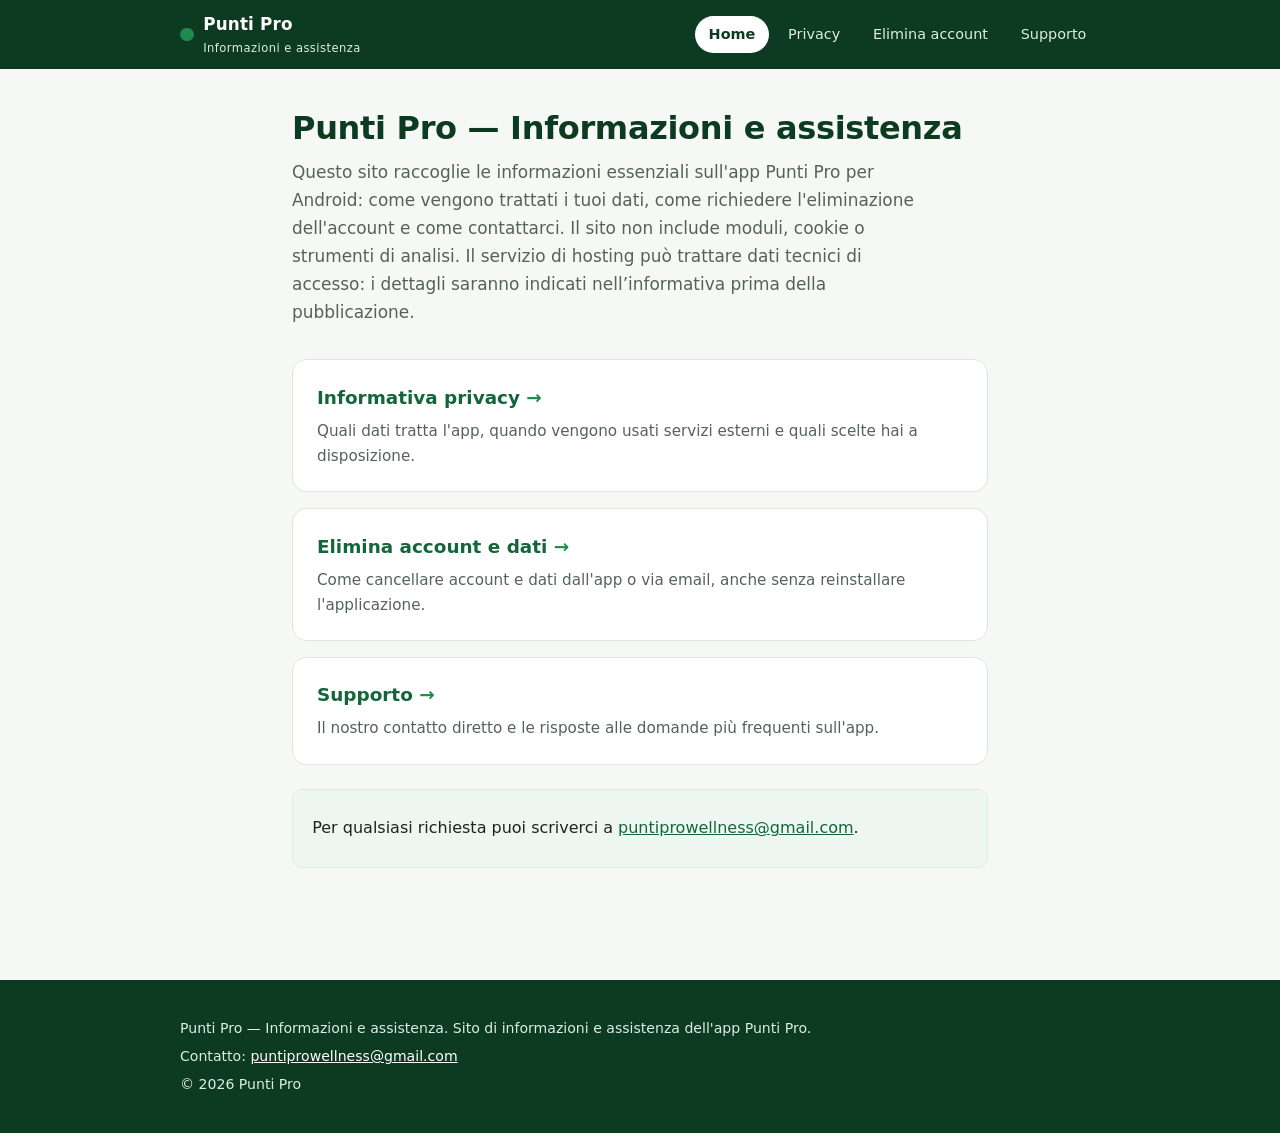
<file: index.html>
<!DOCTYPE html>
<html lang="it">
<head>
  <meta charset="UTF-8">
  <meta name="viewport" content="width=device-width, initial-scale=1.0">
  <meta name="theme-color" content="#0d3b22">
  <title>Punti Pro — Informazioni e assistenza</title>
  <meta name="description" content="Informazioni e assistenza per l'app Punti Pro: privacy, eliminazione account e supporto.">
  <link rel="stylesheet" href="assets/css/style.css">
</head>
<body>
  <header class="intestazione">
    <div class="contenitore">
      <a class="marchio" href="index.html" data-testid="marchio-home">
        <span class="marchio-pallino" aria-hidden="true"></span>
        <span>Punti Pro<span class="marchio-sub">Informazioni e assistenza</span></span>
      </a>
      <button hidden aria-label="Apri menu" class="menu-toggle" data-testid="menu-toggle" aria-expanded="false" aria-controls="menu-principale">Menu</button>
      <nav id="menu-principale" class="navigazione" aria-label="Navigazione principale">
        <a href="index.html" data-testid="nav-home" aria-current="page">Home</a>
        <a href="privacy/" data-testid="nav-privacy">Privacy</a>
        <a href="elimina-account/" data-testid="nav-elimina-account">Elimina account</a>
        <a href="supporto/" data-testid="nav-supporto">Supporto</a>
      </nav>
    </div>
  </header>

  <main class="contenuto">
    <div class="contenitore">
      <h1>Punti Pro — Informazioni e assistenza</h1>
      <p class="intro">Questo sito raccoglie le informazioni essenziali sull'app Punti Pro per Android:
        come vengono trattati i tuoi dati, come richiedere l'eliminazione dell'account e come contattarci.
        Il sito non include moduli, cookie o strumenti di analisi. Il servizio di hosting può trattare dati tecnici di accesso: i dettagli saranno indicati nell’informativa prima della pubblicazione.</p>

      <div class="schede">
        <a class="scheda" href="privacy/" data-testid="scheda-privacy">
          <h2>Informativa privacy <span class="freccia">→</span></h2>
          <p>Quali dati tratta l'app, quando vengono usati servizi esterni e quali scelte hai a disposizione.</p>
        </a>
        <a class="scheda" href="elimina-account/" data-testid="scheda-elimina-account">
          <h2>Elimina account e dati <span class="freccia">→</span></h2>
          <p>Come cancellare account e dati dall'app o via email, anche senza reinstallare l'applicazione.</p>
        </a>
        <a class="scheda" href="supporto/" data-testid="scheda-supporto">
          <h2>Supporto <span class="freccia">→</span></h2>
          <p>Il nostro contatto diretto e le risposte alle domande più frequenti sull'app.</p>
        </a>
      </div>

      <div class="nota">
        <p>Per qualsiasi richiesta puoi scriverci a
          <a href="mailto:puntiprowellness@gmail.com" data-testid="email-home">puntiprowellness@gmail.com</a>.
        </p>
      </div>
    </div>
  </main>

  <footer class="piepagina">
    <div class="contenitore">
      <p>Punti Pro — Informazioni e assistenza. Sito di informazioni e assistenza dell'app Punti Pro.</p>
      <p>Contatto: <a href="mailto:puntiprowellness@gmail.com" data-testid="email-footer">puntiprowellness@gmail.com</a></p>
      <p>© <span data-testid="anno-corrente">2026</span> Punti Pro</p>
    </div>
  </footer>

  <script src="assets/js/main.js"></script>
</body>
</html>
</file>
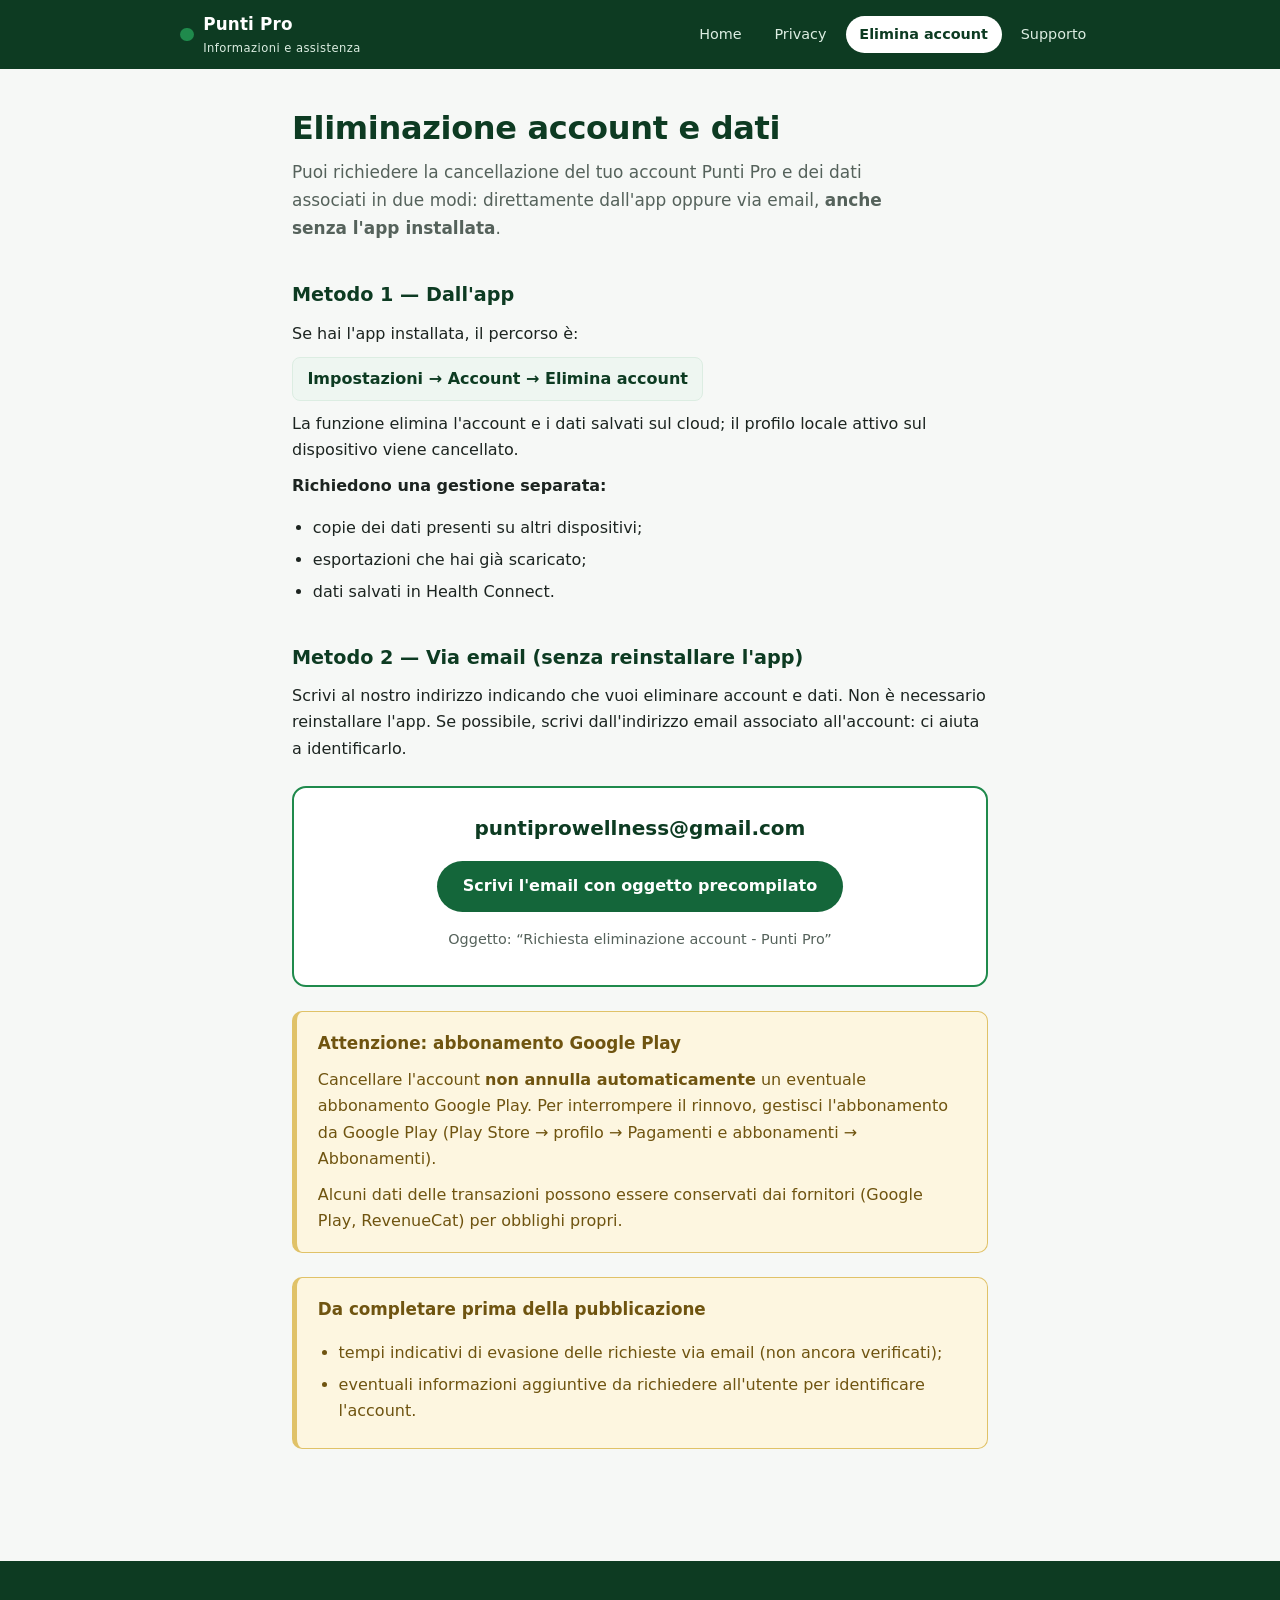
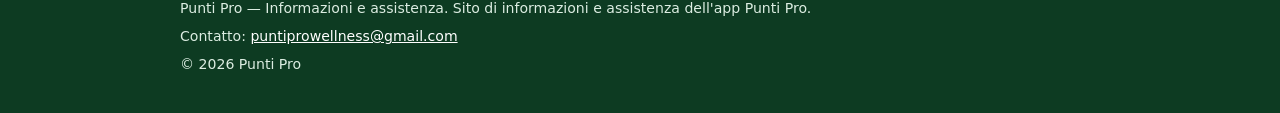
<file: elimina-account/index.html>
<!DOCTYPE html>
<html lang="it">
<head>
  <meta charset="UTF-8">
  <meta name="viewport" content="width=device-width, initial-scale=1.0">
  <meta name="theme-color" content="#0d3b22">
  <title>Elimina account e dati — Punti Pro</title>
  <meta name="description" content="Come richiedere l'eliminazione dell'account Punti Pro e dei dati associati, dall'app o via email.">
  <link rel="stylesheet" href="../assets/css/style.css">
</head>
<body>
  <header class="intestazione">
    <div class="contenitore">
      <a class="marchio" href="../index.html" data-testid="marchio-home">
        <span class="marchio-pallino" aria-hidden="true"></span>
        <span>Punti Pro<span class="marchio-sub">Informazioni e assistenza</span></span>
      </a>
      <button hidden aria-label="Apri menu" class="menu-toggle" data-testid="menu-toggle" aria-expanded="false" aria-controls="menu-principale">Menu</button>
      <nav id="menu-principale" class="navigazione" aria-label="Navigazione principale">
        <a href="../index.html" data-testid="nav-home">Home</a>
        <a href="../privacy/" data-testid="nav-privacy">Privacy</a>
        <a href="../elimina-account/" data-testid="nav-elimina-account" aria-current="page">Elimina account</a>
        <a href="../supporto/" data-testid="nav-supporto">Supporto</a>
      </nav>
    </div>
  </header>

  <main class="contenuto">
    <div class="contenitore">
      <h1>Eliminazione account e dati</h1>
      <p class="intro">Puoi richiedere la cancellazione del tuo account Punti Pro e dei dati associati in due modi:
        direttamente dall'app oppure via email, <strong>anche senza l'app installata</strong>.</p>

      <h2>Metodo 1 — Dall'app</h2>
      <p>Se hai l'app installata, il percorso è:</p>
      <p><span class="percorso" data-testid="percorso-elimina">Impostazioni → Account → Elimina account</span></p>
      <p>La funzione elimina l'account e i dati salvati sul cloud; il profilo locale attivo sul dispositivo
        viene cancellato.</p>
      <p><strong>Richiedono una gestione separata:</strong></p>
      <ul>
        <li>copie dei dati presenti su altri dispositivi;</li>
        <li>esportazioni che hai già scaricato;</li>
        <li>dati salvati in Health Connect.</li>
      </ul>

      <h2>Metodo 2 — Via email (senza reinstallare l'app)</h2>
      <p>Scrivi al nostro indirizzo indicando che vuoi eliminare account e dati. Non è necessario
        reinstallare l'app. Se possibile, scrivi dall'indirizzo email associato all'account:
        ci aiuta a identificarlo.</p>

      <div class="riquadro-email" data-testid="riquadro-email-elimina">
        <span class="indirizzo">puntiprowellness@gmail.com</span>
        <a class="pulsante" data-testid="pulsante-email-elimina"
           href="mailto:puntiprowellness@gmail.com?subject=Richiesta%20eliminazione%20account%20-%20Punti%20Pro&amp;body=Buongiorno%2C%0A%0Arichiedo%20l%27eliminazione%20del%20mio%20account%20Punti%20Pro%20e%20dei%20dati%20associati.%0A%0AEmail%20dell%27account%3A%20">Scrivi l'email con oggetto precompilato</a>
        <p style="margin-top:1rem; font-size:0.9rem; color:#55625b;">Oggetto: “Richiesta eliminazione account - Punti Pro”</p>
      </div>

      <aside class="avviso" data-testid="avviso-abbonamento">
        <h2>Attenzione: abbonamento Google Play</h2>
        <p>Cancellare l'account <strong>non annulla automaticamente</strong> un eventuale abbonamento
          Google Play. Per interrompere il rinnovo, gestisci l'abbonamento da Google Play
          (Play Store → profilo → Pagamenti e abbonamenti → Abbonamenti).</p>
        <p>Alcuni dati delle transazioni possono essere conservati dai fornitori
          (Google Play, RevenueCat) per obblighi propri.</p>
      </aside>

      <aside class="avviso" data-testid="nota-da-completare">
        <h2>Da completare prima della pubblicazione</h2>
        <ul>
          <li>tempi indicativi di evasione delle richieste via email (non ancora verificati);</li>
          <li>eventuali informazioni aggiuntive da richiedere all'utente per identificare l'account.</li>
        </ul>
      </aside>
    </div>
  </main>

  <footer class="piepagina">
    <div class="contenitore">
      <p>Punti Pro — Informazioni e assistenza. Sito di informazioni e assistenza dell'app Punti Pro.</p>
      <p>Contatto: <a href="mailto:puntiprowellness@gmail.com" data-testid="email-footer">puntiprowellness@gmail.com</a></p>
      <p>© <span data-testid="anno-corrente">2026</span> Punti Pro</p>
    </div>
  </footer>

  <script src="../assets/js/main.js"></script>
</body>
</html>
</file>
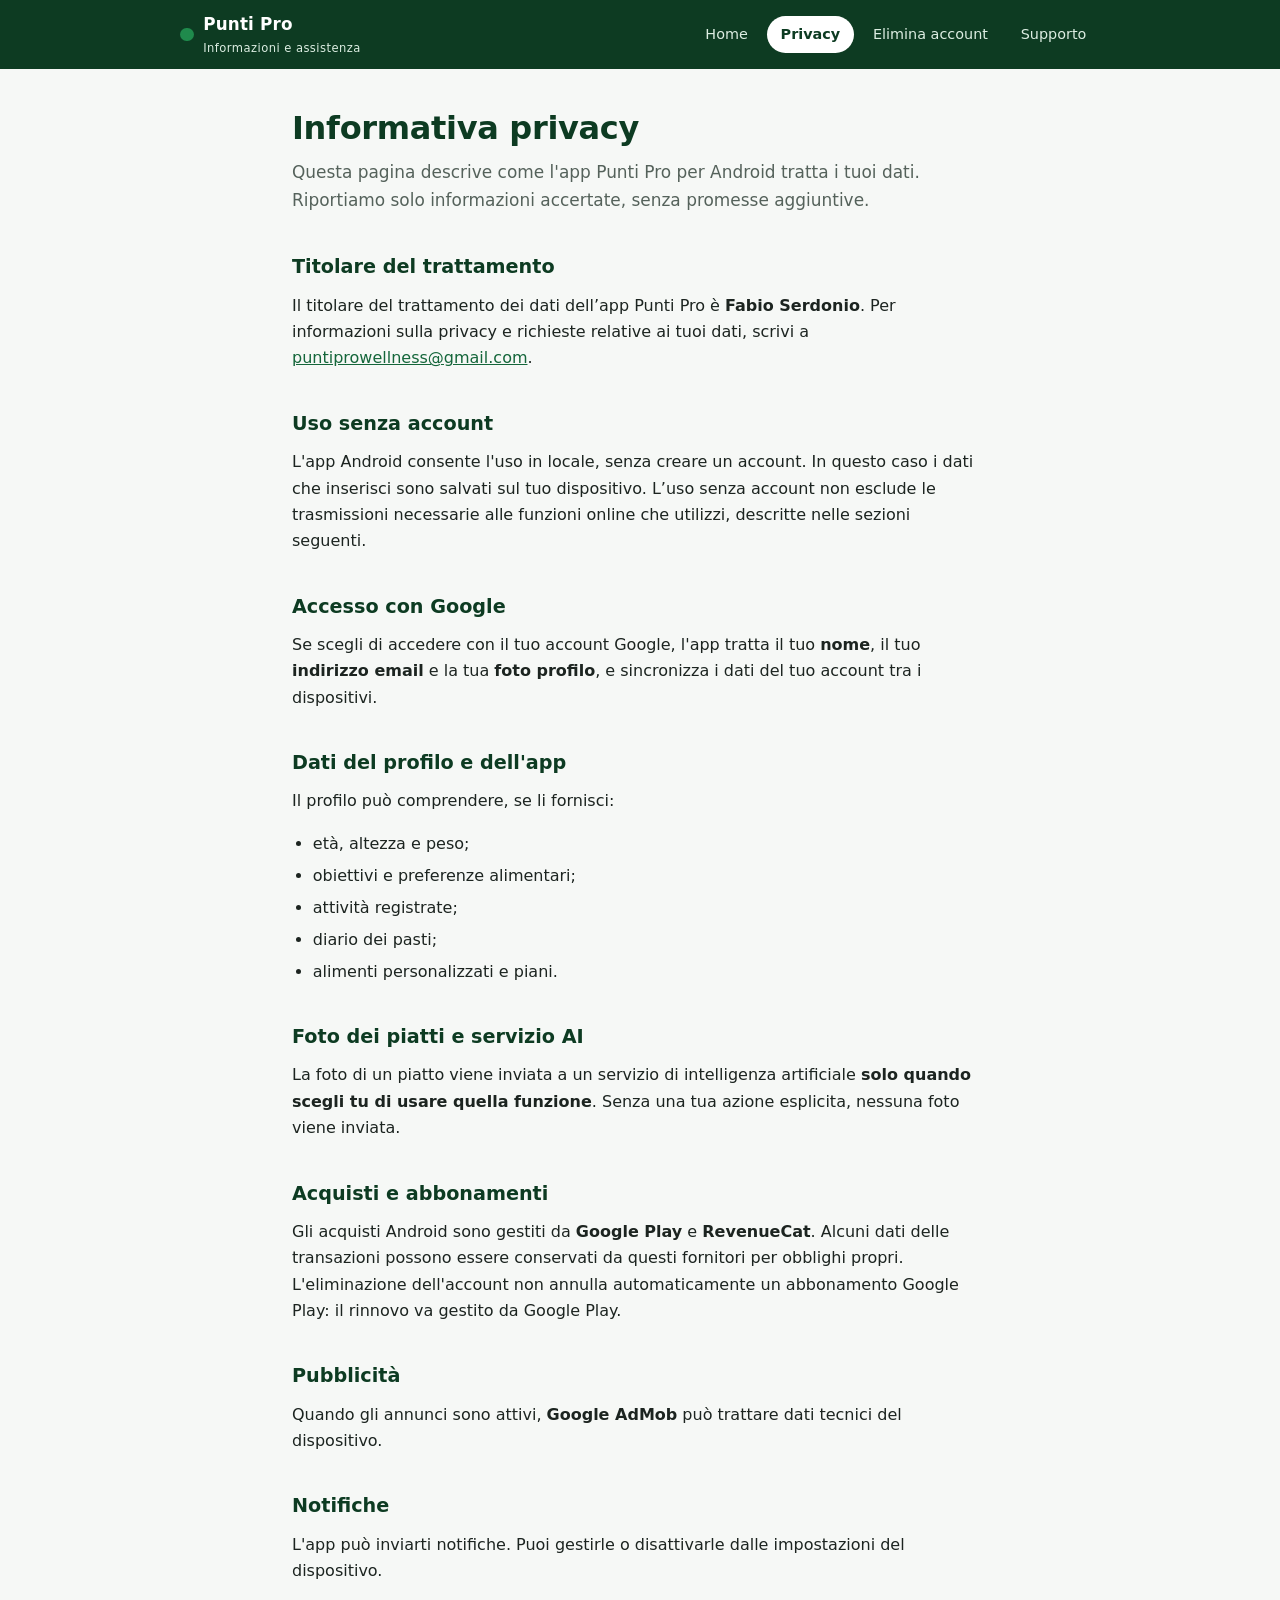
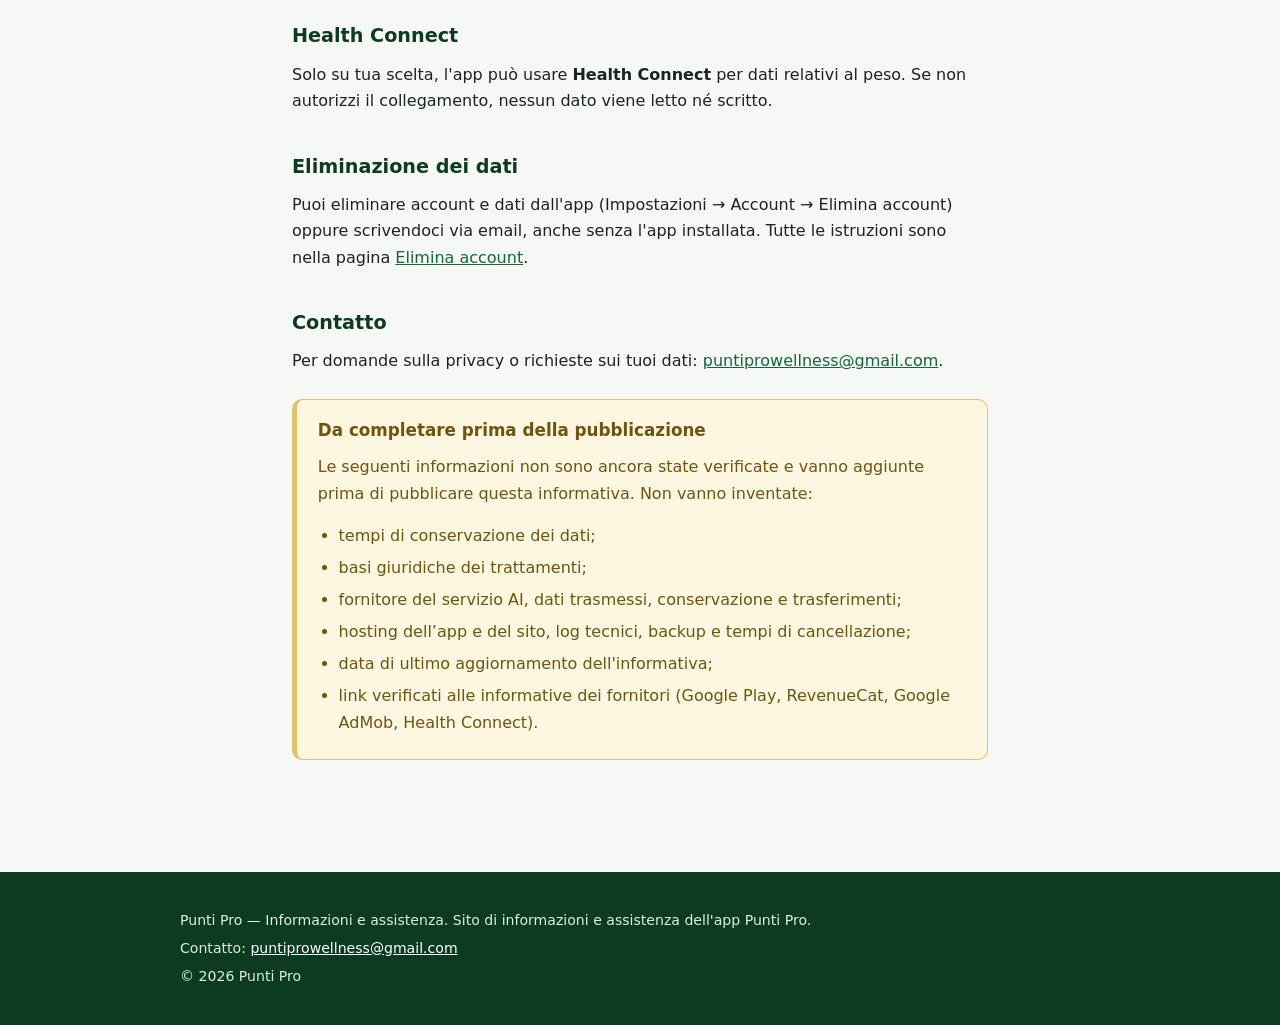
<file: privacy/index.html>
<!DOCTYPE html>
<html lang="it">
<head>
  <meta charset="UTF-8">
  <meta name="viewport" content="width=device-width, initial-scale=1.0">
  <meta name="theme-color" content="#0d3b22">
  <title>Informativa privacy — Punti Pro</title>
  <meta name="description" content="Informativa privacy dell'app Punti Pro per Android: dati trattati, servizi esterni e diritti dell'utente.">
  <link rel="stylesheet" href="../assets/css/style.css">
</head>
<body>
  <header class="intestazione">
    <div class="contenitore">
      <a class="marchio" href="../index.html" data-testid="marchio-home">
        <span class="marchio-pallino" aria-hidden="true"></span>
        <span>Punti Pro<span class="marchio-sub">Informazioni e assistenza</span></span>
      </a>
      <button hidden aria-label="Apri menu" class="menu-toggle" data-testid="menu-toggle" aria-expanded="false" aria-controls="menu-principale">Menu</button>
      <nav id="menu-principale" class="navigazione" aria-label="Navigazione principale">
        <a href="../index.html" data-testid="nav-home">Home</a>
        <a href="../privacy/" data-testid="nav-privacy" aria-current="page">Privacy</a>
        <a href="../elimina-account/" data-testid="nav-elimina-account">Elimina account</a>
        <a href="../supporto/" data-testid="nav-supporto">Supporto</a>
      </nav>
    </div>
  </header>

  <main class="contenuto">
    <div class="contenitore">
      <h1>Informativa privacy</h1>
      <p class="intro">Questa pagina descrive come l'app Punti Pro per Android tratta i tuoi dati.
        Riportiamo solo informazioni accertate, senza promesse aggiuntive.</p>

      <h2>Titolare del trattamento</h2>
      <p>Il titolare del trattamento dei dati dell’app Punti Pro è <strong>Fabio Serdonio</strong>.
        Per informazioni sulla privacy e richieste relative ai tuoi dati, scrivi a
        <a href="mailto:puntiprowellness@gmail.com">puntiprowellness@gmail.com</a>.</p>

      <h2>Uso senza account</h2>
      <p>L'app Android consente l'uso in locale, senza creare un account. In questo caso i dati che inserisci
        sono salvati sul tuo dispositivo. L’uso senza account non esclude le trasmissioni necessarie alle funzioni online che utilizzi, descritte nelle sezioni seguenti.</p>

      <h2>Accesso con Google</h2>
      <p>Se scegli di accedere con il tuo account Google, l'app tratta il tuo <strong>nome</strong>,
        il tuo <strong>indirizzo email</strong> e la tua <strong>foto profilo</strong>, e sincronizza
        i dati del tuo account tra i dispositivi.</p>

      <h2>Dati del profilo e dell'app</h2>
      <p>Il profilo può comprendere, se li fornisci:</p>
      <ul>
        <li>età, altezza e peso;</li>
        <li>obiettivi e preferenze alimentari;</li>
        <li>attività registrate;</li>
        <li>diario dei pasti;</li>
        <li>alimenti personalizzati e piani.</li>
      </ul>

      <h2>Foto dei piatti e servizio AI</h2>
      <p>La foto di un piatto viene inviata a un servizio di intelligenza artificiale <strong>solo quando
        scegli tu di usare quella funzione</strong>. Senza una tua azione esplicita, nessuna foto viene inviata.</p>

      <h2>Acquisti e abbonamenti</h2>
      <p>Gli acquisti Android sono gestiti da <strong>Google Play</strong> e <strong>RevenueCat</strong>.
        Alcuni dati delle transazioni possono essere conservati da questi fornitori per obblighi propri.
        L'eliminazione dell'account non annulla automaticamente un abbonamento Google Play:
        il rinnovo va gestito da Google Play.</p>

      <h2>Pubblicità</h2>
      <p>Quando gli annunci sono attivi, <strong>Google AdMob</strong> può trattare dati tecnici del dispositivo.</p>

      <h2>Notifiche</h2>
      <p>L'app può inviarti notifiche. Puoi gestirle o disattivarle dalle impostazioni del dispositivo.</p>

      <h2>Health Connect</h2>
      <p>Solo su tua scelta, l'app può usare <strong>Health Connect</strong> per dati relativi al peso.
        Se non autorizzi il collegamento, nessun dato viene letto né scritto.</p>

      <h2>Eliminazione dei dati</h2>
      <p>Puoi eliminare account e dati dall'app (Impostazioni → Account → Elimina account) oppure scrivendoci
        via email, anche senza l'app installata. Tutte le istruzioni sono nella pagina
        <a href="../elimina-account/" data-testid="link-elimina-da-privacy">Elimina account</a>.</p>

      <h2>Contatto</h2>
      <p>Per domande sulla privacy o richieste sui tuoi dati:
        <a href="mailto:puntiprowellness@gmail.com" data-testid="email-privacy">puntiprowellness@gmail.com</a>.</p>

      <aside class="avviso" data-testid="nota-da-completare">
        <h2>Da completare prima della pubblicazione</h2>
        <p>Le seguenti informazioni non sono ancora state verificate e vanno aggiunte prima di pubblicare
          questa informativa. Non vanno inventate:</p>
        <ul>
          
          <li>tempi di conservazione dei dati;</li>
          <li>basi giuridiche dei trattamenti;</li>
          <li>fornitore del servizio AI, dati trasmessi, conservazione e trasferimenti;</li>
          <li>hosting dell’app e del sito, log tecnici, backup e tempi di cancellazione;</li>
          <li>data di ultimo aggiornamento dell'informativa;</li>
          <li>link verificati alle informative dei fornitori (Google Play, RevenueCat, Google AdMob, Health Connect).</li>
        </ul>
      </aside>
    </div>
  </main>

  <footer class="piepagina">
    <div class="contenitore">
      <p>Punti Pro — Informazioni e assistenza. Sito di informazioni e assistenza dell'app Punti Pro.</p>
      <p>Contatto: <a href="mailto:puntiprowellness@gmail.com" data-testid="email-footer">puntiprowellness@gmail.com</a></p>
      <p>© <span data-testid="anno-corrente">2026</span> Punti Pro</p>
    </div>
  </footer>

  <script src="../assets/js/main.js"></script>
</body>
</html>
</file>
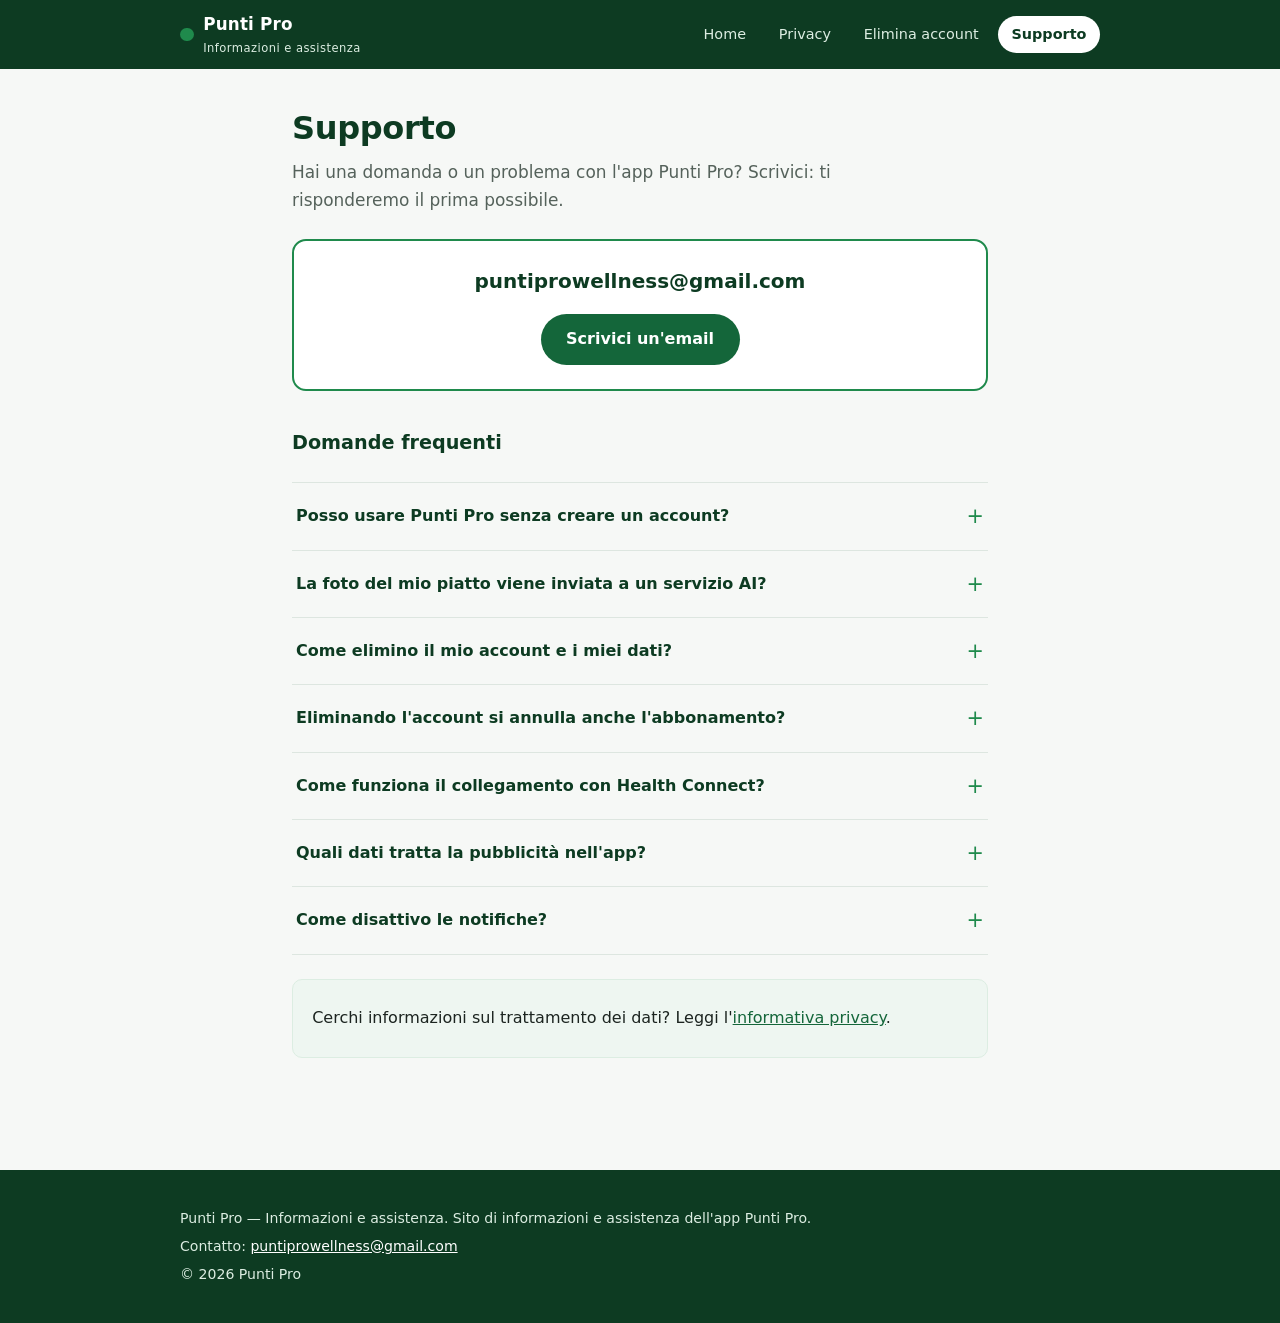
<file: supporto/index.html>
<!DOCTYPE html>
<html lang="it">
<head>
  <meta charset="UTF-8">
  <meta name="viewport" content="width=device-width, initial-scale=1.0">
  <meta name="theme-color" content="#0d3b22">
  <title>Supporto — Punti Pro</title>
  <meta name="description" content="Contatto e risposte alle domande essenziali sull'app Punti Pro.">
  <link rel="stylesheet" href="../assets/css/style.css">
</head>
<body>
  <header class="intestazione">
    <div class="contenitore">
      <a class="marchio" href="../index.html" data-testid="marchio-home">
        <span class="marchio-pallino" aria-hidden="true"></span>
        <span>Punti Pro<span class="marchio-sub">Informazioni e assistenza</span></span>
      </a>
      <button hidden aria-label="Apri menu" class="menu-toggle" data-testid="menu-toggle" aria-expanded="false" aria-controls="menu-principale">Menu</button>
      <nav id="menu-principale" class="navigazione" aria-label="Navigazione principale">
        <a href="../index.html" data-testid="nav-home">Home</a>
        <a href="../privacy/" data-testid="nav-privacy">Privacy</a>
        <a href="../elimina-account/" data-testid="nav-elimina-account">Elimina account</a>
        <a href="../supporto/" data-testid="nav-supporto" aria-current="page">Supporto</a>
      </nav>
    </div>
  </header>

  <main class="contenuto">
    <div class="contenitore">
      <h1>Supporto</h1>
      <p class="intro">Hai una domanda o un problema con l'app Punti Pro? Scrivici: ti risponderemo
        il prima possibile.</p>

      <div class="riquadro-email" data-testid="riquadro-email-supporto">
        <span class="indirizzo">puntiprowellness@gmail.com</span>
        <a class="pulsante" data-testid="pulsante-email-supporto"
           href="mailto:puntiprowellness@gmail.com?subject=Supporto%20-%20Punti%20Pro">Scrivici un'email</a>
      </div>

      <h2>Domande frequenti</h2>
      <div class="faq" data-testid="faq">
        <details data-testid="faq-senza-account">
          <summary>Posso usare Punti Pro senza creare un account?</summary>
          <p>Sì. L'app Android consente l'uso in locale senza account. I dati del diario e del profilo sono salvati sul dispositivo; eventuali funzioni online possono contattare servizi esterni.
            Se scegli l'accesso con Google, l'app tratta nome, email e foto profilo e sincronizza
            i dati del tuo account.</p>
        </details>
        <details data-testid="faq-foto-ai">
          <summary>La foto del mio piatto viene inviata a un servizio AI?</summary>
          <p>Solo quando scegli tu di usare la funzione di analisi della foto. Senza una tua azione
            esplicita, nessuna foto viene inviata.</p>
        </details>
        <details data-testid="faq-elimina">
          <summary>Come elimino il mio account e i miei dati?</summary>
          <p>Dall'app: Impostazioni → Account → Elimina account. In alternativa puoi scrivere a
            puntiprowellness@gmail.com, anche senza l'app installata. Le istruzioni complete sono nella
            pagina <a href="../elimina-account/">Elimina account</a>.</p>
        </details>
        <details data-testid="faq-abbonamento">
          <summary>Eliminando l'account si annulla anche l'abbonamento?</summary>
          <p>No. Cancellare l'account non annulla automaticamente un abbonamento Google Play.
            Per interrompere il rinnovo, gestisci l'abbonamento da Google Play
            (Play Store → profilo → Pagamenti e abbonamenti → Abbonamenti).</p>
        </details>
        <details data-testid="faq-health-connect">
          <summary>Come funziona il collegamento con Health Connect?</summary>
          <p>Avviene solo su tua scelta e riguarda i dati relativi al peso. Se non autorizzi
            il collegamento, l'app non legge né scrive alcun dato in Health Connect.</p>
        </details>
        <details data-testid="faq-pubblicita">
          <summary>Quali dati tratta la pubblicità nell'app?</summary>
          <p>Quando gli annunci sono attivi, Google AdMob può trattare dati tecnici del dispositivo.</p>
        </details>
        <details data-testid="faq-notifiche">
          <summary>Come disattivo le notifiche?</summary>
          <p>Puoi gestire o disattivare le notifiche dalle impostazioni del tuo dispositivo Android.</p>
        </details>
      </div>

      <div class="nota">
        <p>Cerchi informazioni sul trattamento dei dati? Leggi l'<a href="../privacy/" data-testid="link-privacy-da-supporto">informativa privacy</a>.</p>
      </div>
    </div>
  </main>

  <footer class="piepagina">
    <div class="contenitore">
      <p>Punti Pro — Informazioni e assistenza. Sito di informazioni e assistenza dell'app Punti Pro.</p>
      <p>Contatto: <a href="mailto:puntiprowellness@gmail.com" data-testid="email-footer">puntiprowellness@gmail.com</a></p>
      <p>© <span data-testid="anno-corrente">2026</span> Punti Pro</p>
    </div>
  </footer>

  <script src="../assets/js/main.js"></script>
</body>
</html>
</file>
<file: assets/css/style.css>
/* Punti Pro — Informazioni e assistenza */
/* Sito statico: nessuna risorsa esterna, nessun cookie, nessun tracciamento. */

:root {
  --verde-900: #0d3b22;
  --verde-700: #14663a;
  --verde-500: #1f8a4c;
  --verde-100: #dcede2;
  --verde-50: #eef6f1;
  --inchiostro: #1c2420;
  --grigio: #55625b;
  --linea: #dde6e0;
  --sfondo: #f6f8f6;
  --bianco: #ffffff;
  --ambra-bg: #fdf6e0;
  --ambra-bordo: #e0c268;
  --ambra-testo: #6f5410;
  --raggio: 14px;
  --larghezza: 46rem;
}

* { box-sizing: border-box; }

html { scroll-behavior: smooth; }

body {
  margin: 0;
  font-family: system-ui, -apple-system, "Segoe UI", sans-serif;
  font-size: 1rem;
  line-height: 1.65;
  color: var(--inchiostro);
  background: var(--sfondo);
}

.contenitore {
  width: 100%;
  max-width: var(--larghezza);
  margin-inline: auto;
  padding-inline: 1.25rem;
}

/* ---------- Intestazione ---------- */

.intestazione {
  background: var(--verde-900);
  color: var(--bianco);
  position: sticky;
  top: 0;
  z-index: 10;
}

.intestazione .contenitore {
  max-width: 60rem;
  display: flex;
  align-items: center;
  justify-content: space-between;
  gap: 1rem;
  flex-wrap: wrap;
  padding-block: 0.7rem;
}

.marchio {
  display: flex;
  align-items: center;
  gap: 0.6rem;
  color: var(--bianco);
  text-decoration: none;
  font-weight: 700;
  font-size: 1.05rem;
  letter-spacing: 0.01em;
}

.marchio-sub {
  display: block;
  font-size: 0.72rem;
  font-weight: 400;
  color: var(--verde-100);
  letter-spacing: 0.04em;
}

.marchio-pallino {
  width: 0.85rem;
  height: 0.85rem;
  border-radius: 50%;
  background: var(--verde-500);
  flex-shrink: 0;
}

.menu-toggle {
  display: none;
  background: transparent;
  color: var(--bianco);
  border: 1px solid rgba(255, 255, 255, 0.45);
  border-radius: 999px;
  padding: 0.35rem 0.95rem;
  font: inherit;
  font-size: 0.85rem;
  cursor: pointer;
}

.navigazione {
  display: flex;
  gap: 0.35rem;
  flex-wrap: wrap;
}

.navigazione a {
  color: var(--verde-100);
  text-decoration: none;
  font-size: 0.9rem;
  padding: 0.4rem 0.85rem;
  border-radius: 999px;
  transition: background-color 160ms ease, color 160ms ease;
}

.navigazione a:hover { background: rgba(255, 255, 255, 0.14); color: var(--bianco); }

.navigazione a[aria-current="page"] {
  background: var(--bianco);
  color: var(--verde-900);
  font-weight: 600;
}

/* ---------- Contenuto ---------- */

.contenuto { padding-block: 2.5rem 3.5rem; }

h1 {
  font-size: 2rem;
  line-height: 1.2;
  margin: 0 0 0.75rem;
  color: var(--verde-900);
  letter-spacing: -0.01em;
}

h2 {
  font-size: 1.2rem;
  margin: 2.25rem 0 0.6rem;
  color: var(--verde-900);
}

p { margin: 0.6rem 0; }

.intro {
  font-size: 1.06rem;
  color: var(--grigio);
  max-width: 40rem;
}

a { color: var(--verde-700); }

a:focus-visible,
button:focus-visible,
summary:focus-visible {
  outline: 3px solid var(--verde-500);
  outline-offset: 2px;
  border-radius: 4px;
}

ul { padding-left: 1.3rem; }
li { margin: 0.35rem 0; }

.percorso {
  display: inline-block;
  background: var(--verde-50);
  border: 1px solid var(--verde-100);
  border-radius: 8px;
  padding: 0.5rem 0.9rem;
  font-weight: 600;
  color: var(--verde-900);
}

/* ---------- Schede (home) ---------- */

.schede {
  display: grid;
  gap: 1rem;
  margin-top: 2rem;
}

.scheda {
  display: block;
  background: var(--bianco);
  border: 1px solid var(--linea);
  border-radius: var(--raggio);
  padding: 1.4rem 1.5rem;
  text-decoration: none;
  color: inherit;
  transition: transform 160ms ease, box-shadow 160ms ease, border-color 160ms ease;
}

.scheda:hover {
  transform: translateY(-3px);
  border-color: var(--verde-500);
  box-shadow: 0 10px 24px rgba(13, 59, 34, 0.1);
}

.scheda h2 { margin: 0 0 0.35rem; font-size: 1.15rem; color: var(--verde-700); }
.scheda p { margin: 0; color: var(--grigio); font-size: 0.95rem; }
.scheda .freccia { color: var(--verde-500); font-weight: 700; }

/* ---------- Email in evidenza ---------- */

.riquadro-email {
  background: var(--bianco);
  border: 2px solid var(--verde-500);
  border-radius: var(--raggio);
  padding: 1.5rem;
  margin: 1.5rem 0;
  text-align: center;
}

.riquadro-email .indirizzo {
  display: block;
  font-size: 1.25rem;
  font-weight: 700;
  color: var(--verde-900);
  word-break: break-all;
  margin-bottom: 1rem;
}

.pulsante {
  display: inline-block;
  background: var(--verde-700);
  color: var(--bianco);
  text-decoration: none;
  font-weight: 600;
  padding: 0.75rem 1.6rem;
  border-radius: 999px;
  transition: background-color 160ms ease, transform 160ms ease;
}

.pulsante:hover { background: var(--verde-900); transform: translateY(-1px); }

/* ---------- Avvisi ---------- */

.avviso {
  background: var(--ambra-bg);
  border: 1px solid var(--ambra-bordo);
  border-left-width: 5px;
  border-radius: 10px;
  padding: 1.1rem 1.3rem;
  margin: 1.5rem 0;
  color: var(--ambra-testo);
}

.avviso h2, .avviso h3 { color: var(--ambra-testo); margin-top: 0; font-size: 1.05rem; }
.avviso p:last-child, .avviso ul:last-child { margin-bottom: 0; }

.nota {
  background: var(--verde-50);
  border: 1px solid var(--verde-100);
  border-radius: 10px;
  padding: 1rem 1.2rem;
  margin: 1.5rem 0;
}

/* ---------- FAQ ---------- */

.faq { margin-top: 1.5rem; border-top: 1px solid var(--linea); }

.faq details { border-bottom: 1px solid var(--linea); }

.faq summary {
  cursor: pointer;
  padding: 1rem 0.25rem;
  font-weight: 600;
  color: var(--verde-900);
  list-style: none;
  display: flex;
  justify-content: space-between;
  align-items: center;
  gap: 1rem;
}

.faq summary::after {
  content: "+";
  font-size: 1.3rem;
  font-weight: 400;
  color: var(--verde-500);
  flex-shrink: 0;
  transition: transform 160ms ease;
}

.faq details[open] summary::after { transform: rotate(45deg); }

.faq details p { margin: 0 0.25rem 1.1rem; color: var(--grigio); }

/* ---------- Piè di pagina ---------- */

.piepagina {
  background: var(--verde-900);
  color: var(--verde-100);
  padding-block: 2rem;
  font-size: 0.88rem;
  margin-top: 2rem;
}

.piepagina .contenitore { max-width: 60rem; }
.piepagina a { color: var(--bianco); }
.piepagina p { margin: 0.3rem 0; }

/* ---------- Mobile ---------- */

@media (max-width: 720px) {
  .menu-toggle { display: inline-block; }

  .navigazione {
    display: flex;
    flex-direction: column;
    width: 100%;
    padding-top: 0.5rem;
  }

  .navigazione.menu-con-js { display: none; }
  .navigazione.menu-con-js.aperto { display: flex; }
  .navigazione a { padding: 0.6rem 0.85rem; }

  h1 { font-size: 1.6rem; }
  .contenuto { padding-block: 1.75rem 2.5rem; }
}

.menu-toggle[hidden] { display: none; }

@media (prefers-reduced-motion: reduce) {
  html { scroll-behavior: auto; }
  *, *::before, *::after {
    transition-duration: 0.01ms !important;
    animation-duration: 0.01ms !important;
    animation-iteration-count: 1 !important;
  }
}
</file>
